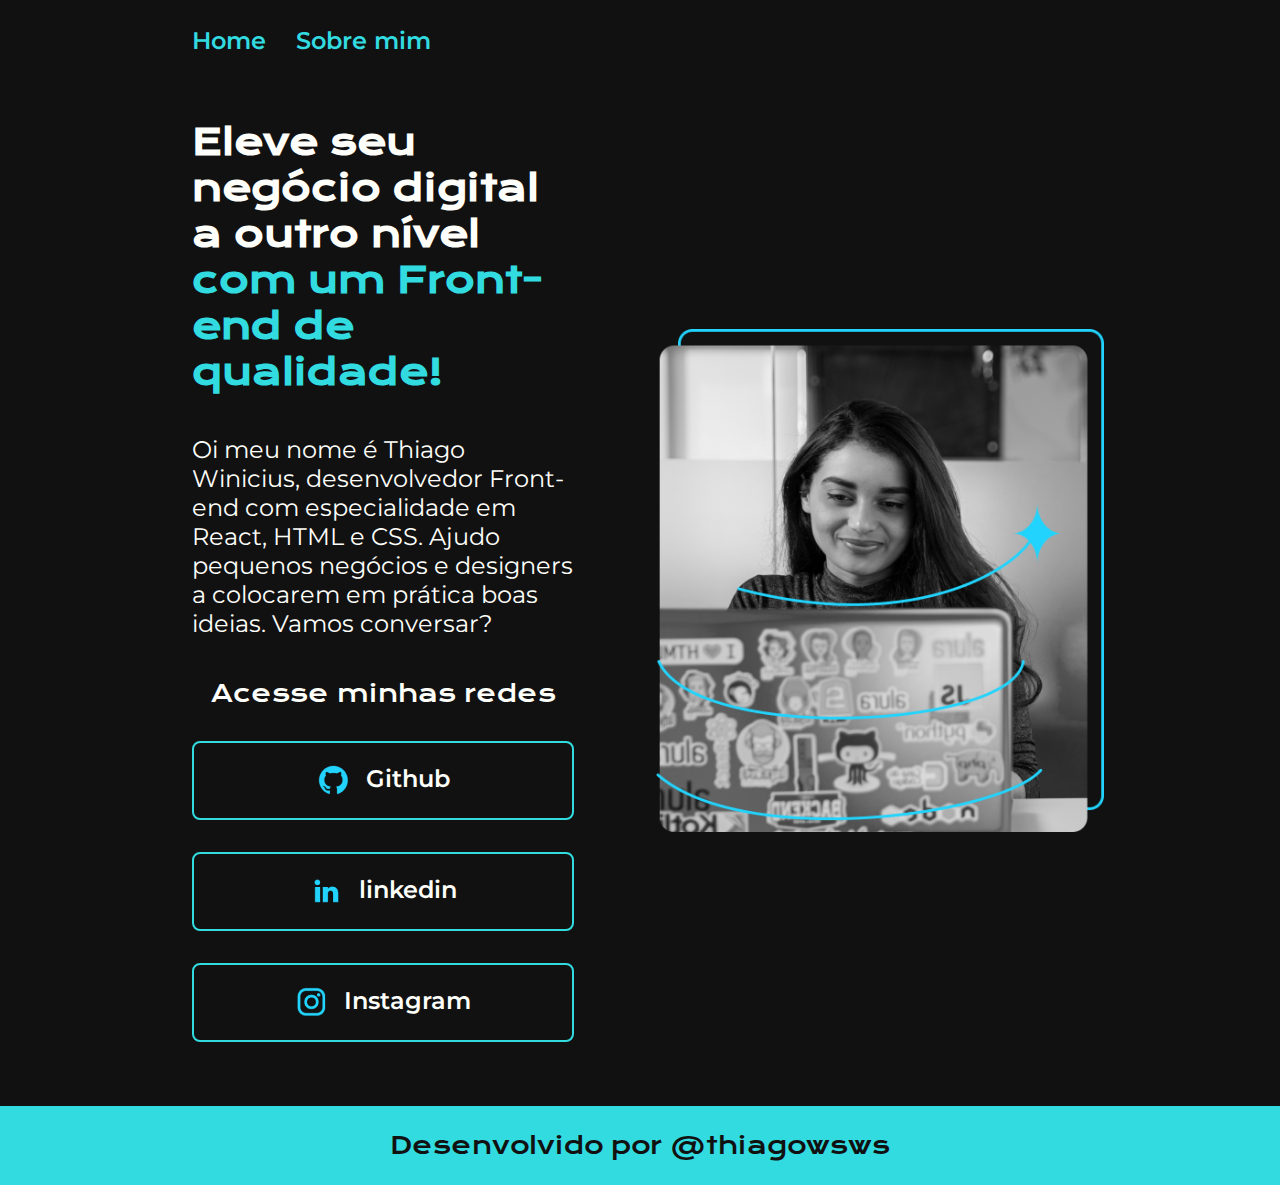
<file: index.html>
<!doctype html>
<html lang="pt-br">
  <head>
    <meta charset="UTF-8" />
    <meta http-equiv="X-UA-Compatible" content="IE=edge" />
    <meta name="viewport" content="width=device-width, initial-scale=1.0" />
    <title>Portifolio</title>
    <link rel="stylesheet" href="styles/style.css" />
  </head>

  <body>
    <header class="cabecalho">
      <nav class="cabecalho__menu">
        <a class="cabecalho__menu__link" href="index.html">Home</a>
        <a class="cabecalho__menu__link" href="about.html">Sobre mim</a>
      </nav>
    </header>
    <main class="apresentacao">
      <section class="apresentacao__conteudo">
        <h1 class="apresentacao__conteudo__titulo">
          Eleve seu negócio digital a outro nível<strong class="titulo-destaque"
            > com um Front-end de qualidade!
          </strong>
        </h1>
        <p class="apresentacao__conteudo__texto">
          Oi meu nome é Thiago Winicius, desenvolvedor Front-end com
          especialidade em React, HTML e CSS. Ajudo pequenos negócios e
          designers a colocarem em prática boas ideias. Vamos conversar?
        </p>
        <div class="apresentacao__links">
          <h2 class="apresentacao__links__subtitulo">Acesse minhas redes</h2>
          <a
            class="apresentacao__links__navegacao"
            href="https://github.com/thiagowsws"
          >
            <img src="./assets/github.png" />
            Github
          </a>
          <a
            class="apresentacao__links__navegacao"
            href="https://linkedin.com/in/thg-winicius-silva"
          >
            <img src="./assets/linkedin.png" />
            linkedin
          </a>
          <a
            class="apresentacao__links__navegacao"
            href="https://instagram/thiagowsws"
          >
            <img src="./assets/instagram.png" />
            Instagram
          </a>
        </div>
      </section>
      <img class="apresentacao__img" src="./assets/Imagem.png" alt="Foto de Thiago Winicius" />
    </main>
    <footer class="rodape">
      <p>Desenvolvido por @thiagowsws</p>
    </footer>
  </body>
</html>
</file>
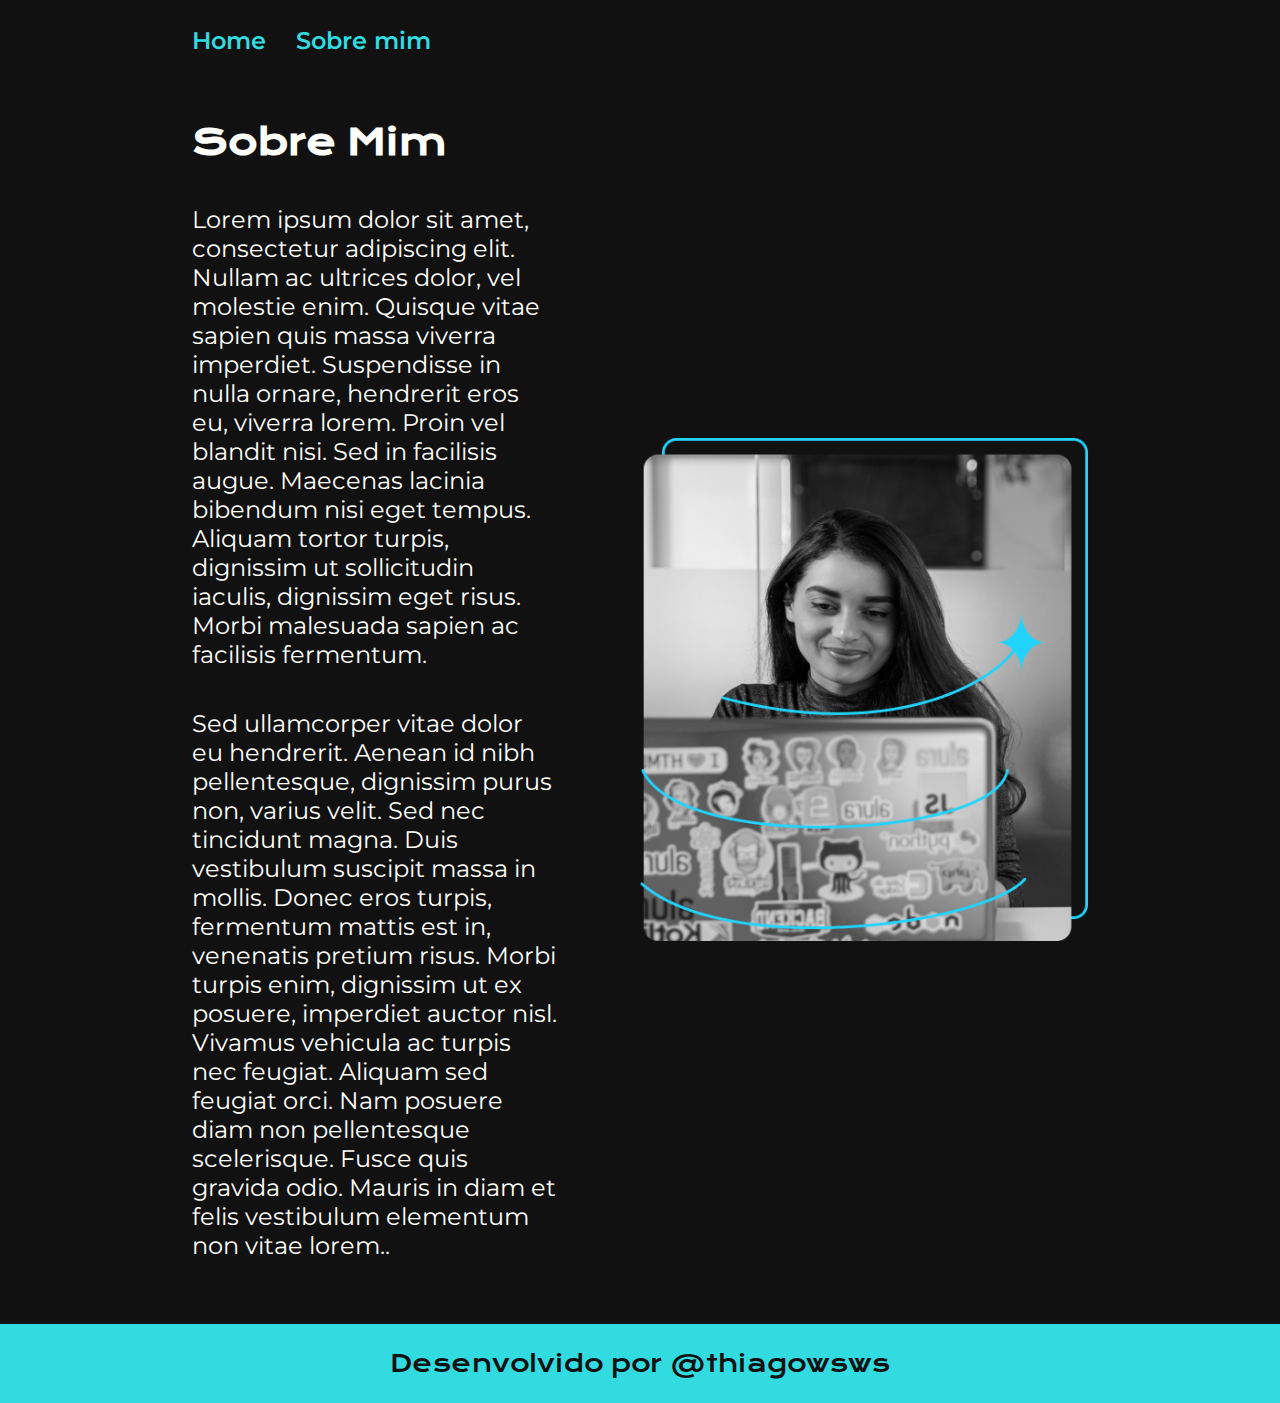
<file: about.html>
<!doctype html>
<html lang="pt-br">
  <head>
    <meta charset="UTF-8" />
    <meta name="viewport" content="width=device-width, initial-scale=1.0" />
    <link rel="stylesheet" href="./styles/style.css">
    <title>Sobre Mim</title>
  </head>
  <body>
    <header class="cabecalho">
      <nav class="cabecalho__menu">
        <a class="cabecalho__menu__link" href="index.html">Home</a>
        <a class="cabecalho__menu__link" href="about.html">Sobre mim</a>
      </nav>
    </header>
    <main class="apresentacao">
        <section class="apresentacao__conteudo">
            <h1 class="apresentacao__conteudo__titulo">Sobre Mim</h1>
            <p class="apresentacao__conteudo__texto">Lorem ipsum dolor sit amet, consectetur adipiscing elit. Nullam ac ultrices dolor, vel molestie enim. Quisque vitae sapien quis massa viverra imperdiet. Suspendisse in nulla ornare, hendrerit eros eu, viverra lorem. Proin vel blandit nisi. Sed in facilisis augue. Maecenas lacinia bibendum nisi eget tempus. Aliquam tortor turpis, dignissim ut sollicitudin iaculis, dignissim eget risus. Morbi malesuada sapien ac facilisis fermentum.</p>
            <p class="apresentacao__conteudo__texto">Sed ullamcorper vitae dolor eu hendrerit. Aenean id nibh pellentesque, dignissim purus non, varius velit. Sed nec tincidunt magna. Duis vestibulum suscipit massa in mollis. Donec eros turpis, fermentum mattis est in, venenatis pretium risus. Morbi turpis enim, dignissim ut ex posuere, imperdiet auctor nisl. Vivamus vehicula ac turpis nec feugiat. Aliquam sed feugiat orci. Nam posuere diam non pellentesque scelerisque. Fusce quis gravida odio. Mauris in diam et felis vestibulum elementum non vitae lorem..</p>
        </section>
        <img class="apresentacao__img" src="assets/Imagem.png" alt="Joana Vagaba">
    </main>
    <footer class="rodape">
      <p>Desenvolvido por @thiagowsws</p>
    </footer>
  </body>
</html>
</file>
<file: styles/style.css>
@import url('https://fonts.googleapis.com/css2?family=Krona+One&family=Montserrat:wght@400;600&display=swap');

:root {
    --cor-primaria: #111111;
    --cor-secundaria: #FEFEFA;
    --cor-terciaria: #32dbe0;
    --cor-hover: #143558;

    --fonte-primaira: 'Krona One', sans-serif;
    --fonte-secundaria: 'Montserrat', sans-serif;
}

*{
    margin: 0;
    padding: 0;
}

body{
    box-sizing: border-box;
    background-color: var(--cor-primaria);
    color: var(--cor-secundaria);
}

.cabecalho {
    padding: 2% 0% 0% 15%;
}
.cabecalho__menu {
    display: flex;
    gap: 30px;
}

.cabecalho__menu__link {
    font-family: var(--fonte-secundaria);
    font-weight: 600;
    font-size: 1.5rem;
    color: var(--cor-terciaria);
    text-decoration: none;
}

.titulo-destaque{
    color: var(--cor-terciaria);
}

.apresentacao {
    padding: 5% 15%;
    display: flex;
    align-items: center;
    justify-content: space-between;
    gap: 82px;
}
.apresentacao__conteudo{
    width: 50%;
    display: flex;
    flex-direction: column;
    gap: 40px;
}

.apresentacao__conteudo__titulo{
    font-size: 2.25rem;
    font-family: var(--fonte-primaira);
}

.apresentacao__conteudo__texto{
    font-size: 1.5rem;
    font-family: var(--fonte-secundaria);
}

.apresentacao__links{
    display: flex;
    flex-direction: column;
    justify-content: space-between;
    align-items: center;
    gap: 32px;
}
.apresentacao__links__subtitulo{
    font-family: var(--fonte-primaira);
    font-weight: 400;
    font-size: 1.5rem;
}
.apresentacao__links__navegacao{
    /* background-color: #22D4FD; */
    display: flex;
    justify-content: center;
    gap: 16px;
    border: 2px solid var(--cor-terciaria);
    width: 378px;
    text-align: center;
    border-radius: 8px;
    font-size: 1.5rem;
    font-weight: 600;
    padding: 21.5px 0;
    text-decoration: none;
    color: var(--cor-secundaria);
    font-family: var(--fonte-secundaria);
}
.apresentacao__links__navegacao:hover{
    background-color: var(--cor-hover);
}

.apresentacao__img{
    width: 50%;
}

.rodape {
    padding: 24px;
    color: var(--cor-primaria);
    background-color: var(--cor-terciaria);
    text-align: center;
    font-family: var(--fonte-primaira);
    font-size: 1.5rem;
    font-weight: 400;
}

@media (max-width: 1200px){

    .cabecalho{
        padding: 10%;
    }

    .cabecalho__menu{
        justify-content: center;
    }
    .apresentacao{
        flex-direction: column-reverse;
        padding: 5%;
    }
    .apresentacao__conteudo{
        width: 100%;
    }
}
</file>
